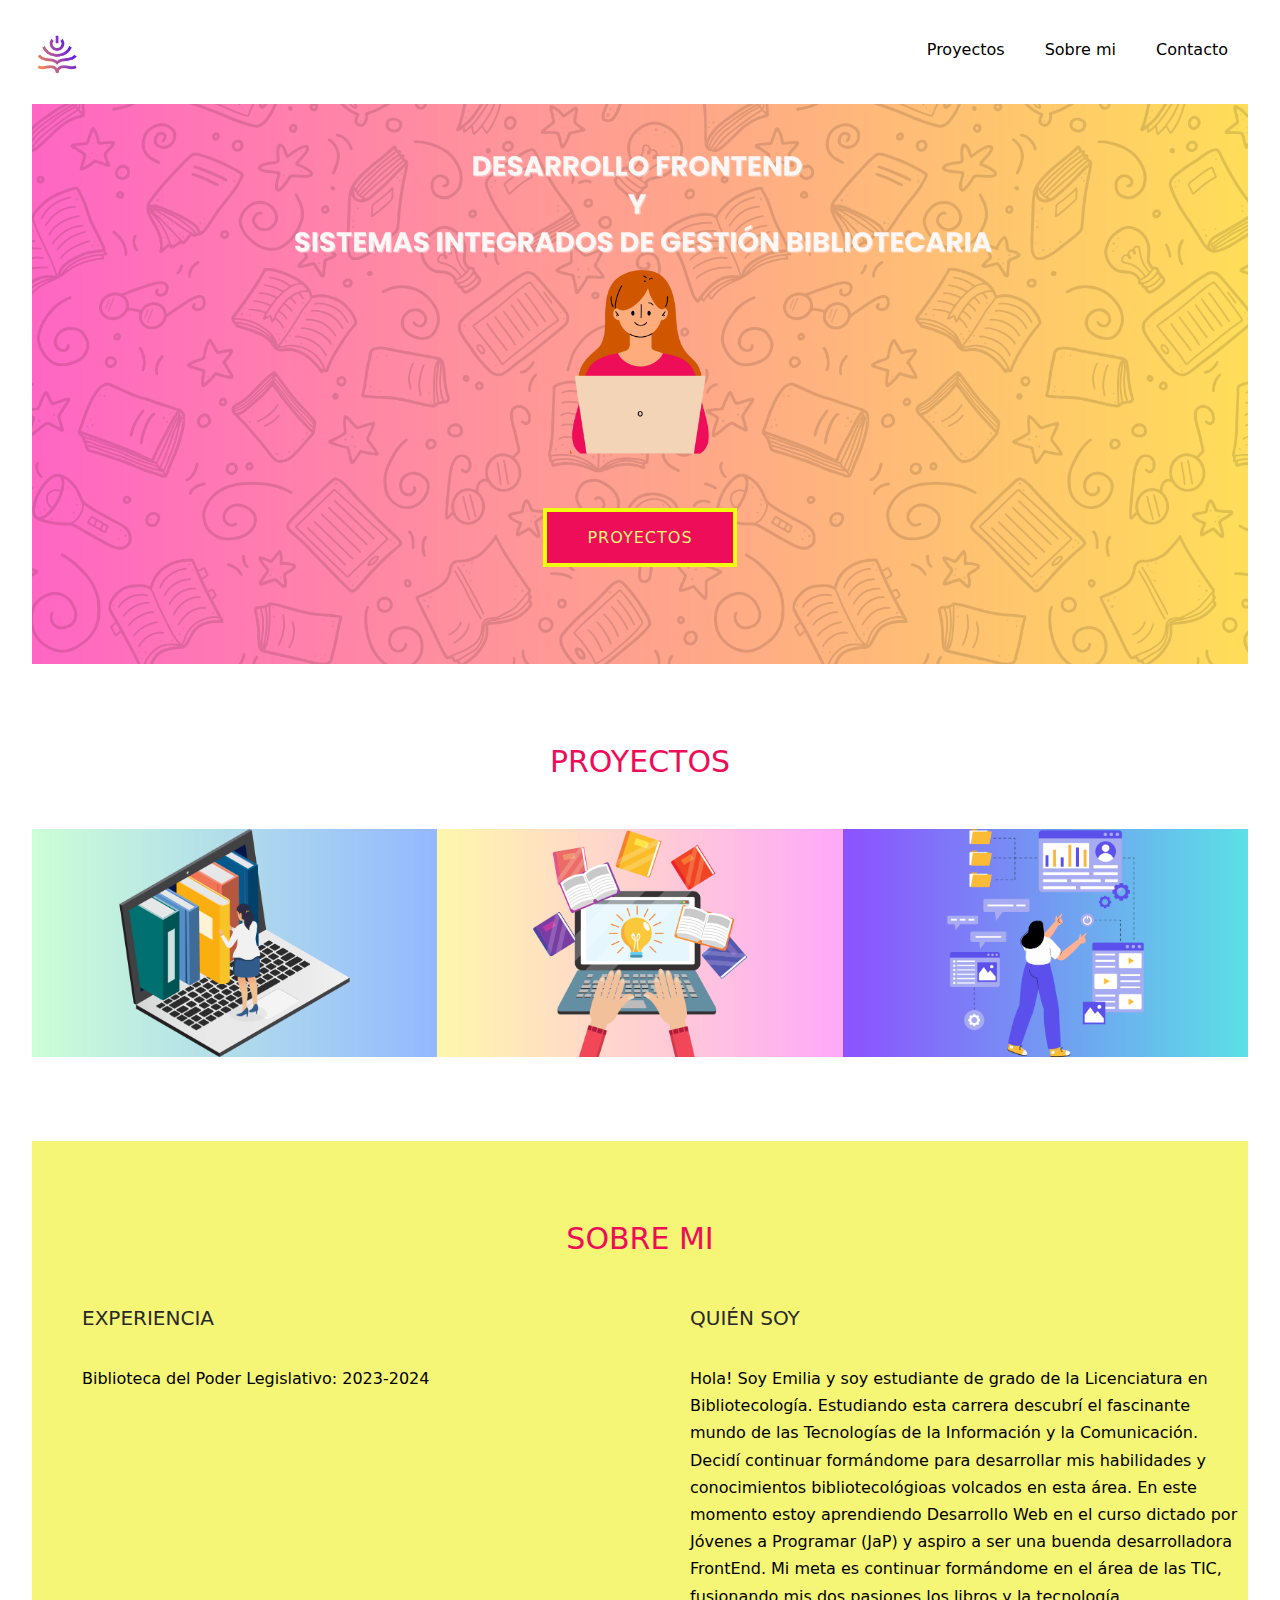
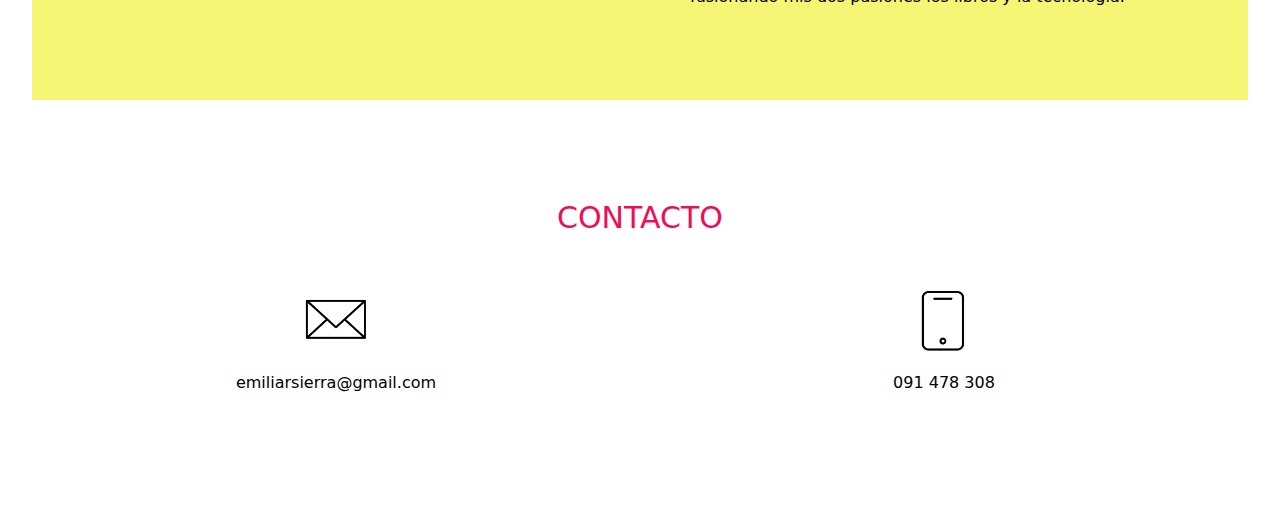
<file: index.html>
<!DOCTYPE html>
<html lang="en">
<head>
    <meta charset="UTF-8">
    <meta name="viewport" content="width=device-width, user-scalable=no, initial-scale=1.0, maximum-scale=1.0, minimum-scale=1.0">
    <link rel="stylesheet" href="portfolioestilo.css">
    <link rel="icon" href="logo.png" type="image/x-icon">
    <title>Portfolio Emilia</title>
</head>
  <body>
    <div class="contenedor-principal">
    <header id="encabezado">
        <nav id="navegacion">
            <div class="container">
                <a href="#encabezado" class="logo"><img src="logo.png"/></a>
                <ul>
                    <li><a href="#proyectos">Proyectos</a></li>
                    <li><a href="#sobremi">Sobre mi</a></li>
                    <li><a href="#contacto">Contacto</a></li>
                </ul>
            </div>
        </nav>
        <div>
            <div id="ventana">
                <div class="container">
                    <a href="#proyectos" class="btn btn-outline">Proyectos</a>

                </div>
            </div>
        </div>
    </header>
    
    <section id="proyectos">
        <div class="container">
            <h2>Proyectos</h2>
            <div class="proyectos-row">
                <div class="proyectos-row-img">
                    <img src="proyecto1.png" />
                </div>
                <div class="proyectos-row-img">
                    <img src="proyecto-2.png"/>
                </div>
                <div class="proyectos-row-img">
                    <img src="proyecto-3.png"/>
                </div>
            </div>
        </div>
    </section>

    <section id="sobremi">
        <div class="container">
            <h2>Sobre mi</h2>
            <div class="sobremi-row">
                <div class="sobremi-row-experiencia">
                    <h4>Experiencia</h4>
                    <p class="lugar">Biblioteca del Poder Legislativo: 2023-2024</p>
                </div>
                <div class="sobremi-row-yo">
                    <h4>Quién soy</h4>
                    <p>
                        Hola! Soy Emilia y soy estudiante de grado de la Licenciatura en Bibliotecología. Estudiando esta carrera descubrí el fascinante mundo de las Tecnologías de la Información y la Comunicación. Decidí continuar formándome para desarrollar mis habilidades y conocimientos bibliotecológioas volcados en esta área. En este momento estoy aprendiendo Desarrollo Web en el curso dictado por Jóvenes a Programar (JaP) y aspiro a ser una buenda desarrolladora FrontEnd. Mi meta es continuar formándome en el área de las TIC, fusionando mis dos pasiones los libros y la tecnología.
                    </p>
                </div>
            </div>
        </div>
    </section>

    <section id="contacto">
        <div class="container">
            <h2>Contacto</h2>
            <div class="contacto-row">
                <div class="contacto-row-icono">
                    <img src="icon-mail.png"/>
                    <p>emiliarsierra@gmail.com</p>
                </div>
                <div class="contacto-row-icono">
                    <img src="icon-phone.png"/>
                    <p>091 478 308</p>
                </div>
            </div>
        </div>
    </section>
   </div>
  </body>
</html>
</file>
<file: portfolioestilo.css>
/*Estilo prinicpal*/
* {
	margin: 0;
	padding: 0;
	box-sizing: border-box;
    font-family: system-ui, -apple-system, BlinkMacSystemFont, 'Segoe UI', Roboto, Oxygen, Ubuntu, Cantarell, 'Open Sans', 'Helvetica Neue', sans-serif;
}


h2 {
	font-size: 30px;
	text-align: center;
	text-transform: uppercase; /* cambia a mayuscula */
	font-weight: 500; /* grosor de la fuente */
	padding-bottom: 50px; /* espacio abajo */
    color: rgb(238, 13, 88) ;
}

h4 {
	font-size: 1.25em;
	text-transform: uppercase; 
	padding-bottom: 1.25em;
	font-weight: 500;
    color: rgb(41, 41, 41);
}

p {
	font-size: 1em;
	margin: 0.625em 0; /*margen */
	line-height: 1.7em; /* salto de linea */
}

a {
	text-decoration: none; /* le saca el subrayado a los enlaces*/
}

.lugar {
	font-size: 16px;
}

.btn {
	display: inline-block;
	font-size: 1rem;
	padding: 1rem 2.5rem; /*15 px refiere a superior e inferior. 40px a laterales*/
	letter-spacing: 1px;
}

.btn-outline {
	background: #ee0d58;
	border: 0.3rem solid #efff0d;
	color: rgb(245, 245, 118);
	text-transform: uppercase;
	font-weight: 500;

}

.btn-outline:hover {                    /*para cuando le pasas el mouse por encima*/
	background: rgb(245, 245, 118);
	color: rgb(238, 13, 88);
}

/* Navegacion */
#navegacion {
	overflow: auto;
	padding-top: 20px;
	padding-bottom: 20px;
}

#navegacion a {              /*darle color de los enlaces*/
	color: #000;
}

#navegacion .logo {
	float: left;
	padding-top: 10px;
	width: 70%;
}

#navegacion img {
	height: 50px;
}

#navegacion ul {
	list-style: none;     /*le saca los puntos a la lista*/
	float: right;        /*manda la lista hacia la derecha*/
}

#navegacion ul li {        /*para acomodar los elementos de lista*/
	float: left;
}

#navegacion ul li a {      /* para darle uniformidad a la lista*/
	display: block;
	padding: 20px;
	text-align: center;
}

/* Ventana */
#ventana {
	background: url(portada.png);
	background-position: center;
	background-size: cover;   /*cover hace que la imagen quede como portada*/
    height: 50%;
	width: auto;
	text-align: center;
	padding: 8%;
	box-sizing: border-box;
}

#ventana .btn {       /*para centrar el boton*/
	margin-top: 30%;
}

/* Proyectos */
#proyectos {
	padding: 5em 0;
}

.proyectos-row {
	display: flex;   /* hace que quede una imagen al lado de la otra */
}

.proyectos-row img {
	width: 100%;
	height: auto;
}

/* Yo */
#sobremi {
	padding: 80px 0;
	background: rgb(245, 245, 118);
}

.sobremi-row {
	display: flex;  
}

.sobremi-row-experiencia,
.sobremi-row-yo {                  /*esto es para que me queden los dos bloques de textos separados pero en la misma linea*/
	width: 50%;
	padding-left: 50px;
}

/* Contacto */
#contacto {
	padding: 100px 0;
}

.contacto-row {
	display: flex;
}
.contacto-row-icono {
	width: 50%;
	text-align: center;
}

.contacto-row-icono img {
	height: 70px;
}
.contenedor-principal {
	width: 95%;
	max-width: 2000px;
	margin: 0 auto;
	overflow: hidden;
}


@media screen and (max-width: 760px){
	#ventana .btn {
		margin-top: 58%;
		font-weight: 500;
		padding: 0.5rem 1.5rem;
	}
	#navegacion .logo {
		width: 100%;
	}
}


/*.container {              /* para los margenes laterales 
	margin: auto;
	max-width: 1300px;
	overflow: auto;
	padding: 0 20px;
} */
</file>
